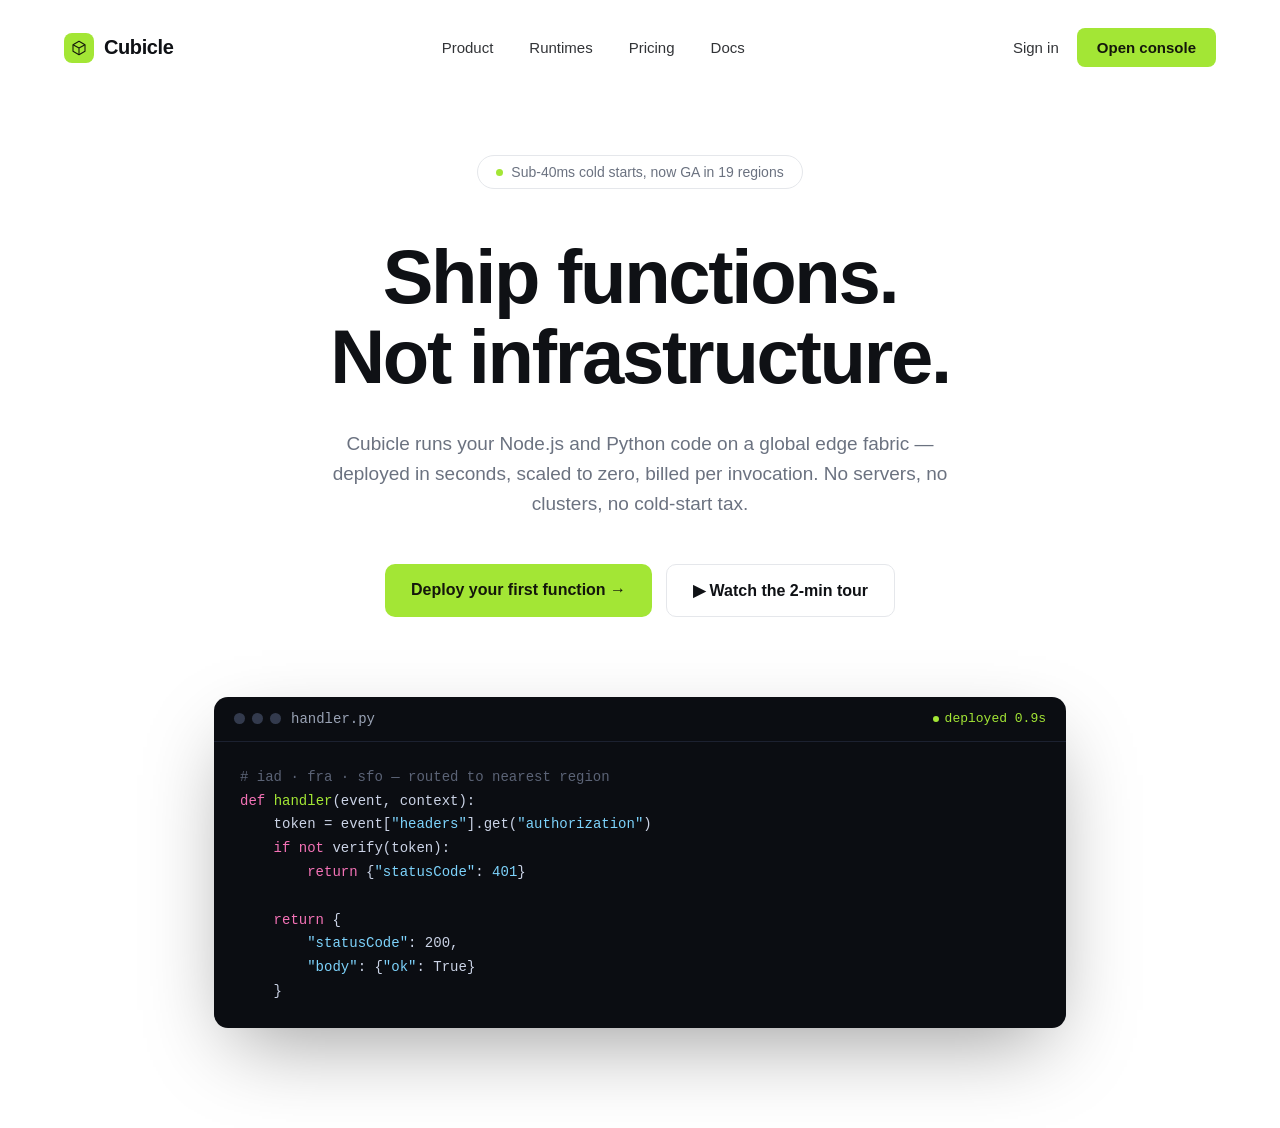
<file: index.html>
<!DOCTYPE html>
<html lang="en">
<head>
<meta charset="UTF-8">
<meta name="viewport" content="width=device-width, initial-scale=1.0">
<title>Cubicle — Ship functions. Not infrastructure.</title>
<style>
  :root {
    --bg: #ffffff;
    --ink: #0f1115;
    --muted: #6b7280;
    --accent: #a3e635;
    --accent-ink: #14170b;
    --line: #e5e7eb;
    --code-bg: #0b0d12;
    --code-line: #1c2130;
  }

  * { box-sizing: border-box; }

  body {
    margin: 0;
    background: var(--bg);
    color: var(--ink);
    font-family: -apple-system, BlinkMacSystemFont, "Segoe UI", Helvetica, Arial, sans-serif;
    -webkit-font-smoothing: antialiased;
  }

  nav {
    display: flex;
    align-items: center;
    justify-content: space-between;
    max-width: 1200px;
    margin: 0 auto;
    padding: 28px 24px;
  }

  .logo {
    display: flex;
    align-items: center;
    gap: 10px;
    font-weight: 800;
    font-size: 20px;
    letter-spacing: -0.02em;
  }

  .logo-mark {
    width: 30px;
    height: 30px;
    border-radius: 8px;
    background: var(--accent);
    display: flex;
    align-items: center;
    justify-content: center;
  }

  .logo-mark svg { width: 16px; height: 16px; }

  .nav-links {
    display: flex;
    gap: 36px;
    font-size: 15px;
    color: var(--ink);
  }

  .nav-links a { text-decoration: none; color: var(--ink); opacity: 0.85; }
  .nav-links a:hover { opacity: 1; }

  .nav-right {
    display: flex;
    align-items: center;
    gap: 18px;
  }

  .icon-btn {
    width: 34px; height: 34px;
    border-radius: 50%;
    border: 1px solid var(--line);
    display: flex; align-items: center; justify-content: center;
    background: none; cursor: pointer;
  }

  .signin { font-size: 15px; color: var(--ink); text-decoration: none; opacity: 0.85; }

  .btn-primary {
    background: var(--accent);
    color: var(--accent-ink);
    font-weight: 700;
    font-size: 15px;
    padding: 11px 20px;
    border-radius: 8px;
    text-decoration: none;
    border: none;
    cursor: pointer;
  }

  main {
    max-width: 900px;
    margin: 0 auto;
    padding: 60px 24px 100px;
    text-align: center;
  }

  .badge {
    display: inline-flex;
    align-items: center;
    gap: 8px;
    border: 1px solid var(--line);
    border-radius: 999px;
    padding: 8px 18px;
    font-size: 14px;
    color: var(--muted);
    margin-bottom: 48px;
  }

  .badge .dot {
    width: 7px; height: 7px;
    border-radius: 50%;
    background: var(--accent);
  }

  h1 {
    font-size: 76px;
    line-height: 1.05;
    font-weight: 800;
    letter-spacing: -0.03em;
    margin: 0 0 32px;
  }

  .sub {
    font-size: 19px;
    line-height: 1.6;
    color: var(--muted);
    max-width: 620px;
    margin: 0 auto 44px;
  }

  .cta-row {
    display: flex;
    justify-content: center;
    gap: 14px;
    margin-bottom: 80px;
  }

  .cta-primary {
    background: var(--accent);
    color: var(--accent-ink);
    font-weight: 700;
    font-size: 16px;
    padding: 16px 26px;
    border-radius: 10px;
    text-decoration: none;
    display: inline-flex;
    align-items: center;
    gap: 8px;
  }

  .cta-secondary {
    border: 1px solid var(--line);
    color: var(--ink);
    font-weight: 600;
    font-size: 16px;
    padding: 16px 26px;
    border-radius: 10px;
    text-decoration: none;
    display: inline-flex;
    align-items: center;
    gap: 8px;
  }

  .code-window {
    text-align: left;
    background: var(--code-bg);
    border-radius: 14px;
    overflow: hidden;
    box-shadow: 0 30px 80px -20px rgba(0,0,0,0.4);
  }

  .code-titlebar {
    display: flex;
    align-items: center;
    justify-content: space-between;
    padding: 14px 20px;
    border-bottom: 1px solid var(--code-line);
  }

  .code-titlebar-left { display: flex; align-items: center; gap: 10px; }

  .dots { display: flex; gap: 7px; }
  .dots span { width: 11px; height: 11px; border-radius: 50%; background: #333a4d; }

  .filename { color: #9aa3b5; font-size: 14px; font-family: "SF Mono", Menlo, monospace; }

  .deployed { color: var(--accent); font-size: 13px; font-family: "SF Mono", Menlo, monospace; display: flex; align-items: center; gap: 6px; }
  .deployed .dot { width: 6px; height: 6px; border-radius: 50%; background: var(--accent); }

  pre {
    margin: 0;
    padding: 24px 26px;
    font-family: "SF Mono", Menlo, monospace;
    font-size: 14px;
    line-height: 1.7;
    color: #cbd3e6;
    text-align: left;
    overflow-x: auto;
  }

  .comment { color: #5b6376; }
  .kw { color: #f472b6; }
  .fn { color: #a3e635; }
  .str { color: #7dd3fc; }

  @media (max-width: 720px) {
    h1 { font-size: 42px; }
    .nav-links { display: none; }
    .cta-row { flex-direction: column; align-items: center; }
  }
</style>
</head>
<body>

<nav>
  <div class="logo">
    <span class="logo-mark">
      <svg viewBox="0 0 24 24" fill="none" xmlns="http://www.w3.org/2000/svg">
        <path d="M12 2L3 7v10l9 5 9-5V7l-9-5z" stroke="#14170b" stroke-width="1.6" stroke-linejoin="round"/>
        <path d="M3 7l9 5 9-5M12 12v10" stroke="#14170b" stroke-width="1.6" stroke-linejoin="round"/>
      </svg>
    </span>
    Cubicle
  </div>
  <div class="nav-links">
    <a href="#">Product</a>
    <a href="#">Runtimes</a>
    <a href="#">Pricing</a>
    <a href="#">Docs</a>
  </div>
  <div class="nav-right">
    <a class="signin" href="#">Sign in</a>
    <a class="btn-primary" href="#">Open console</a>
  </div>
</nav>

<main>
  <div class="badge">
    <span class="dot"></span>
    Sub-40ms cold starts, now GA in 19 regions
  </div>

  <h1>Ship functions.<br>Not infrastructure.</h1>

  <p class="sub">
    Cubicle runs your Node.js and Python code on a global edge fabric —
    deployed in seconds, scaled to zero, billed per invocation. No servers,
    no clusters, no cold-start tax.
  </p>

  <div class="cta-row">
    <a class="cta-primary" href="#">Deploy your first function →</a>
    <a class="cta-secondary" href="#">▶ Watch the 2-min tour</a>
  </div>

  <div class="code-window">
    <div class="code-titlebar">
      <div class="code-titlebar-left">
        <div class="dots"><span></span><span></span><span></span></div>
        <span class="filename">handler.py</span>
      </div>
      <span class="deployed"><span class="dot"></span>deployed 0.9s</span>
    </div>
    <pre><span class="comment"># iad · fra · sfo — routed to nearest region</span>
<span class="kw">def</span> <span class="fn">handler</span>(event, context):
    token = event[<span class="str">"headers"</span>].get(<span class="str">"authorization"</span>)
    <span class="kw">if not</span> verify(token):
        <span class="kw">return</span> {<span class="str">"statusCode"</span>: <span class="str">401</span>}

    <span class="kw">return</span> {
        <span class="str">"statusCode"</span>: 200,
        <span class="str">"body"</span>: {<span class="str">"ok"</span>: True}
    }</pre>
  </div>
</main>

</body>
</html>
</file>
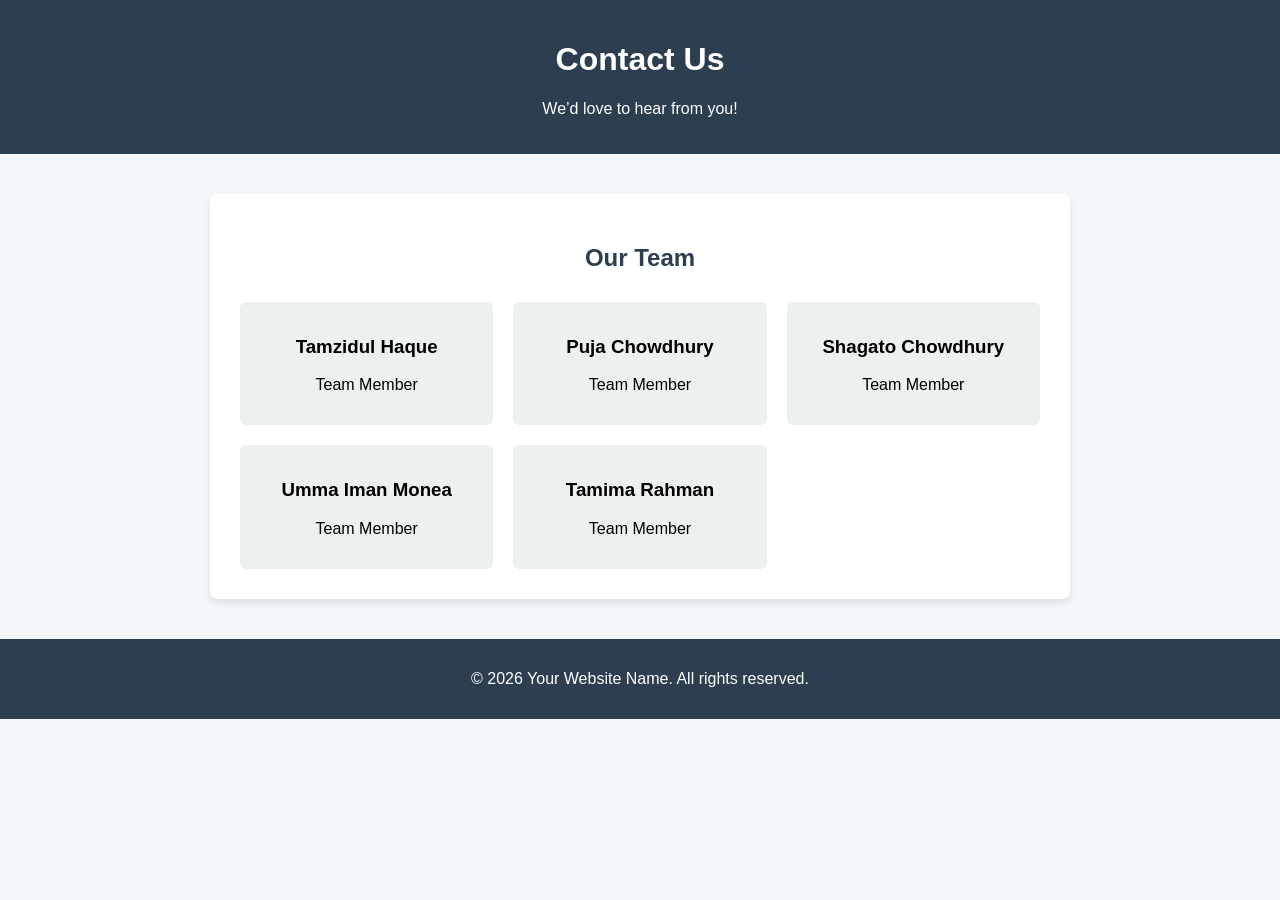
<file: contact.html>
<!DOCTYPE html>
<html lang="en">
<head>
  <meta charset="UTF-8">
  <meta name="viewport" content="width=device-width, initial-scale=1.0">
  <title>Contact Us</title>
  <style>
    body {
      font-family: Arial, sans-serif;
      background: #f4f7f9;
      margin: 0;
      padding: 0;
    }
    header {
      background: #2c3e50;
      color: white;
      text-align: center;
      padding: 20px 0;
    }
    .container {
      max-width: 800px;
      margin: 40px auto;
      background: white;
      padding: 30px;
      border-radius: 8px;
      box-shadow: 0 4px 8px rgba(0,0,0,0.1);
    }
    h2 {
      text-align: center;
      color: #2c3e50;
    }
    .team {
      display: grid;
      grid-template-columns: repeat(auto-fit, minmax(200px, 1fr));
      gap: 20px;
      margin-top: 30px;
    }
    .member {
      background: #ecf0f1;
      padding: 15px;
      border-radius: 6px;
      text-align: center;
      transition: transform 0.2s;
    }
    .member:hover {
      transform: scale(1.05);
      background: #dfe6e9;
    }
    footer {
      text-align: center;
      padding: 15px;
      background: #2c3e50;
      color: white;
      margin-top: 40px;
    }
  </style>
</head>
<body>

  <header>
    <h1>Contact Us</h1>
    <p>We’d love to hear from you!</p>
  </header>

  <div class="container">
    <h2>Our Team</h2>
    <div class="team">
      <div class="member">
        <h3>Tamzidul Haque</h3>
        <p>Team Member</p>
      </div>
      <div class="member">
        <h3>Puja Chowdhury</h3>
        <p>Team Member</p>
      </div>
      <div class="member">
        <h3>Shagato Chowdhury</h3>
        <p>Team Member</p>
      </div>
      <div class="member">
        <h3>Umma Iman Monea</h3>
        <p>Team Member</p>
      </div>
      <div class="member">
        <h3>Tamima Rahman</h3>
        <p>Team Member</p>
      </div>
    </div>
  </div>

  <footer>
    <p>&copy; 2026 Your Website Name. All rights reserved.</p>
  </footer>

</body>
</html>
</file>
